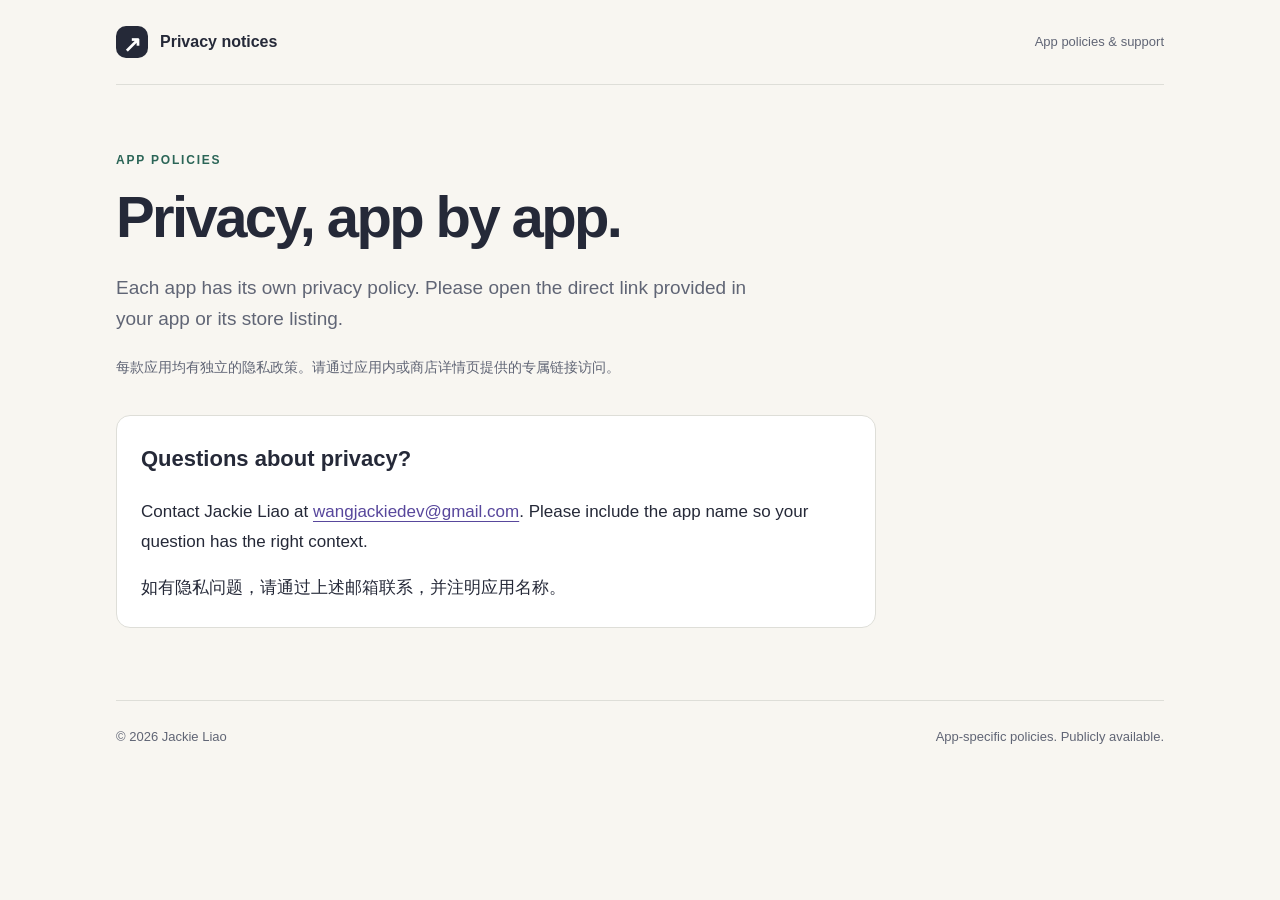
<file: index.html>
<!doctype html>
<html lang="en">
<head>
  <meta charset="utf-8">
  <meta name="viewport" content="width=device-width, initial-scale=1">
  <meta name="referrer" content="no-referrer">
  <title>App Policies · Jackie Liao</title>
  <meta name="description" content="Independent app privacy notices. Please open the policy link provided by your app or its store listing.">
  <meta property="og:title" content="App Policies · Jackie Liao">
  <meta property="og:description" content="Please use the privacy policy link provided by your app or its store listing.">
  <meta property="og:type" content="website">
  <meta property="og:url" content="https://jackiewang1208.github.io/app-policies/">
  <meta name="twitter:card" content="summary">
  <link rel="canonical" href="https://jackiewang1208.github.io/app-policies/">
  <link rel="stylesheet" href="styles.css">
</head>
<body>
  <a class="skip" href="#main">Skip to content</a>
  <div class="wrap">
    <header class="site-header">
      <span class="brand"><span class="brand-mark" aria-hidden="true">↗</span> Privacy notices</span>
      <span class="header-note">App policies &amp; support</span>
    </header>
    <main id="main">
      <div class="hero">
        <p class="eyebrow">App policies</p>
        <h1>Privacy, app by app.</h1>
        <p class="lead">Each app has its own privacy policy. Please open the direct link provided in your app or its store listing.</p>
        <p class="meta" lang="zh-Hans">每款应用均有独立的隐私政策。请通过应用内或商店详情页提供的专属链接访问。</p>
      </div>
      <section class="contact home-contact">
        <h2>Questions about privacy?</h2>
        <p>Contact Jackie Liao at <a href="mailto:wangjackiedev@gmail.com">wangjackiedev@gmail.com</a>. Please include the app name so your question has the right context.</p>
        <p lang="zh-Hans">如有隐私问题，请通过上述邮箱联系，并注明应用名称。</p>
      </section>
    </main>
    <footer class="site-footer"><span>© 2026 Jackie Liao</span><span>App-specific policies. Publicly available.</span></footer>
  </div>
</body>
</html>
</file>
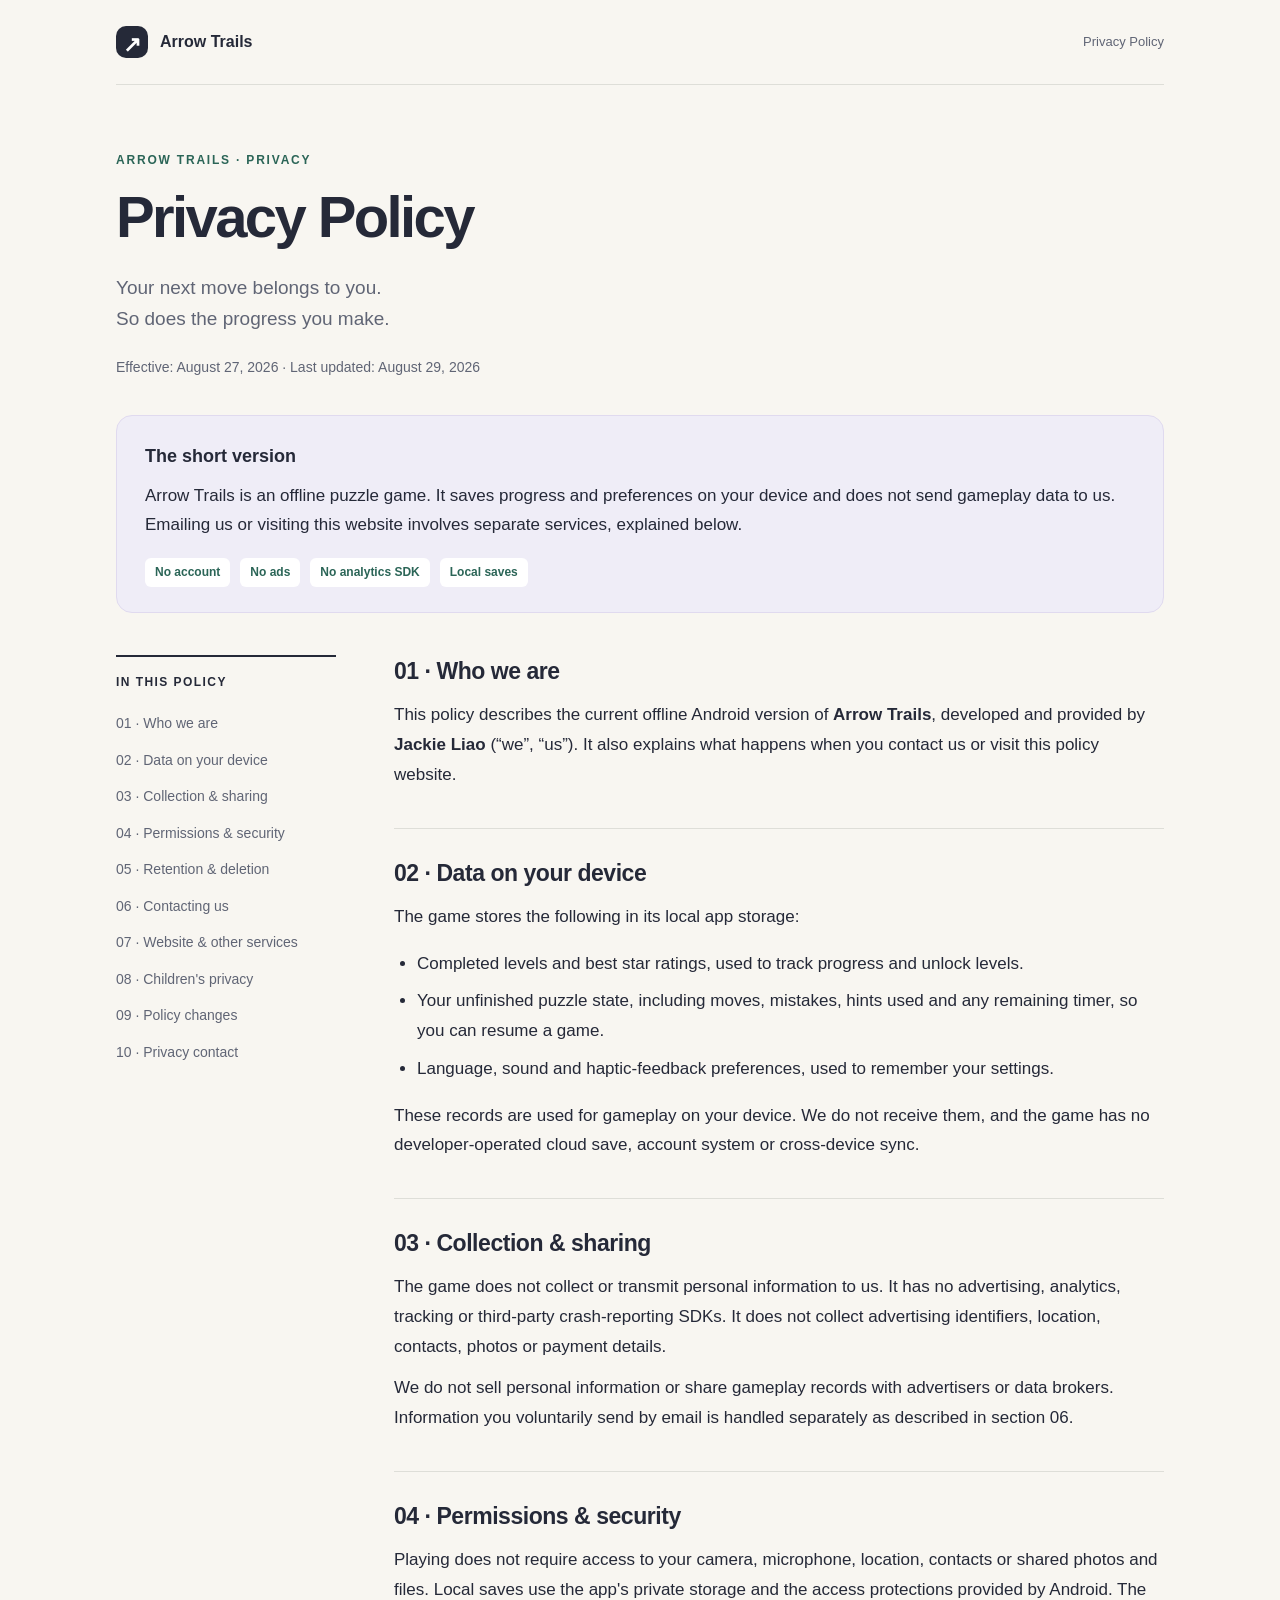
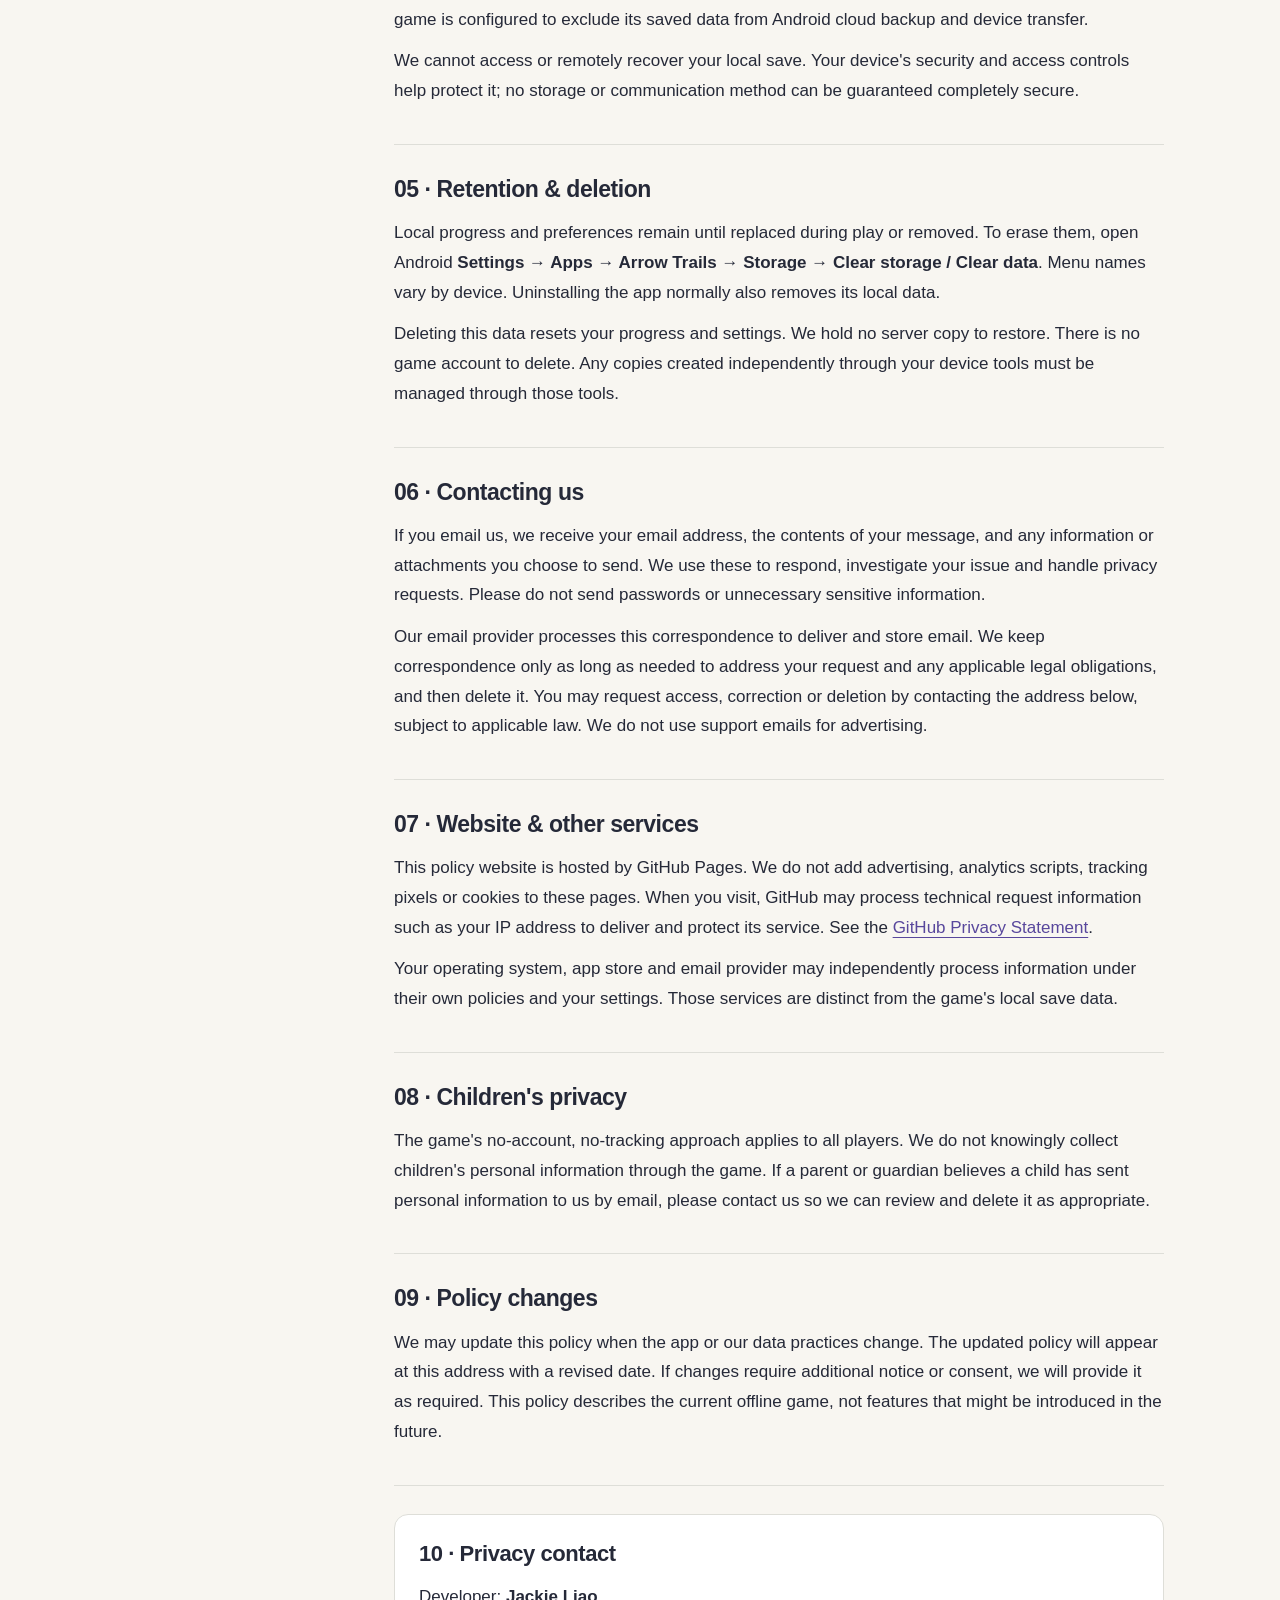
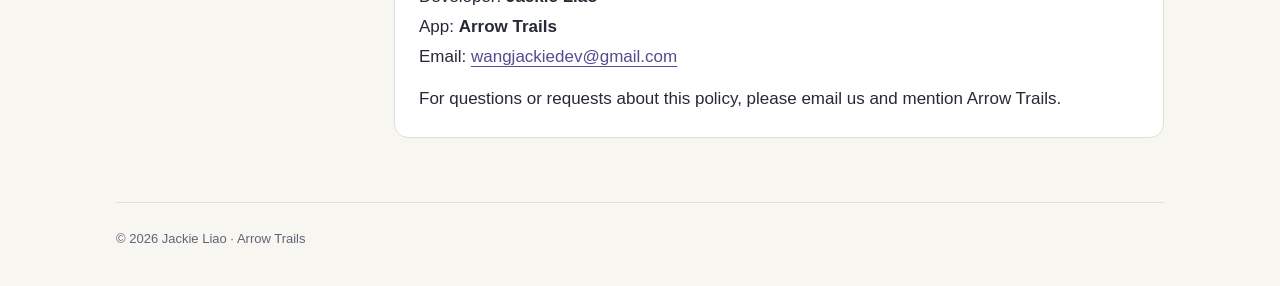
<file: arrow-trails/privacy/index.html>
<!doctype html>
<html lang="en">
<head>
  <meta charset="utf-8">
  <meta name="viewport" content="width=device-width, initial-scale=1">
  <meta name="referrer" content="no-referrer">
  <title>Arrow Trails Privacy Policy · Jackie Liao</title>
  <meta name="description" content="How Arrow Trails handles local game progress, preferences, support emails and privacy. An offline puzzle game by Jackie Liao.">
  <meta property="og:title" content="Arrow Trails · Privacy Policy">
  <meta property="og:description" content="An offline puzzle. Progress on your device. Clear information about your privacy.">
  <meta property="og:type" content="website">
  <meta property="og:url" content="https://jackiewang1208.github.io/app-policies/arrow-trails/privacy/">
  <meta name="twitter:card" content="summary">
  <link rel="canonical" href="https://jackiewang1208.github.io/app-policies/arrow-trails/privacy/">
  <link rel="stylesheet" href="../../styles.css">
</head>
<body>
  <a class="skip" href="#main">Skip to content</a>
  <div class="wrap">
    <header class="site-header">
      <span class="brand"><span class="brand-mark" aria-hidden="true">↗</span> Arrow Trails</span>
      <span class="header-note">Privacy Policy</span>
    </header>
    <main id="main">
      <div class="hero">
        <p class="eyebrow">Arrow Trails · Privacy</p>
        <h1>Privacy Policy</h1>
        <p class="lead">Your next move belongs to you.<br>So does the progress you make.</p>
        <p class="meta">Effective: August 27, 2026 · Last updated: <time datetime="2026-08-29">August 29, 2026</time></p>
      </div>
      <aside class="summary" aria-labelledby="summary-title">
        <h2 id="summary-title">The short version</h2>
        <p>Arrow Trails is an offline puzzle game. It saves progress and preferences on your device and does not send gameplay data to us. Emailing us or visiting this website involves separate services, explained below.</p>
        <div class="facts"><span class="fact">No account</span><span class="fact">No ads</span><span class="fact">No analytics SDK</span><span class="fact">Local saves</span></div>
      </aside>
      <div class="policy-layout">
        <nav class="toc" aria-label="On this page">
          <h2>In this policy</h2>
          <ol>
            <li><a href="#scope">01 · Who we are</a></li>
            <li><a href="#local-data">02 · Data on your device</a></li>
            <li><a href="#collection">03 · Collection &amp; sharing</a></li>
            <li><a href="#permissions">04 · Permissions &amp; security</a></li>
            <li><a href="#deletion">05 · Retention &amp; deletion</a></li>
            <li><a href="#support">06 · Contacting us</a></li>
            <li><a href="#services">07 · Website &amp; other services</a></li>
            <li><a href="#children">08 · Children's privacy</a></li>
            <li><a href="#changes">09 · Policy changes</a></li>
            <li><a href="#contact">10 · Privacy contact</a></li>
          </ol>
        </nav>
        <article class="policy" aria-label="Full privacy policy">
          <section id="scope">
            <h2>01 · Who we are</h2>
            <p>This policy describes the current offline Android version of <strong>Arrow Trails</strong>, developed and provided by <strong>Jackie Liao</strong> (“we”, “us”). It also explains what happens when you contact us or visit this policy website.</p>
          </section>
          <section id="local-data">
            <h2>02 · Data on your device</h2>
            <p>The game stores the following in its local app storage:</p>
            <ul>
              <li>Completed levels and best star ratings, used to track progress and unlock levels.</li>
              <li>Your unfinished puzzle state, including moves, mistakes, hints used and any remaining timer, so you can resume a game.</li>
              <li>Language, sound and haptic-feedback preferences, used to remember your settings.</li>
            </ul>
            <p>These records are used for gameplay on your device. We do not receive them, and the game has no developer-operated cloud save, account system or cross-device sync.</p>
          </section>
          <section id="collection">
            <h2>03 · Collection &amp; sharing</h2>
            <p>The game does not collect or transmit personal information to us. It has no advertising, analytics, tracking or third-party crash-reporting SDKs. It does not collect advertising identifiers, location, contacts, photos or payment details.</p>
            <p>We do not sell personal information or share gameplay records with advertisers or data brokers. Information you voluntarily send by email is handled separately as described in section 06.</p>
          </section>
          <section id="permissions">
            <h2>04 · Permissions &amp; security</h2>
            <p>Playing does not require access to your camera, microphone, location, contacts or shared photos and files. Local saves use the app's private storage and the access protections provided by Android. The game is configured to exclude its saved data from Android cloud backup and device transfer.</p>
            <p>We cannot access or remotely recover your local save. Your device's security and access controls help protect it; no storage or communication method can be guaranteed completely secure.</p>
          </section>
          <section id="deletion">
            <h2>05 · Retention &amp; deletion</h2>
            <p>Local progress and preferences remain until replaced during play or removed. To erase them, open Android <strong>Settings → Apps → Arrow Trails → Storage → Clear storage / Clear data</strong>. Menu names vary by device. Uninstalling the app normally also removes its local data.</p>
            <p>Deleting this data resets your progress and settings. We hold no server copy to restore. There is no game account to delete. Any copies created independently through your device tools must be managed through those tools.</p>
          </section>
          <section id="support">
            <h2>06 · Contacting us</h2>
            <p>If you email us, we receive your email address, the contents of your message, and any information or attachments you choose to send. We use these to respond, investigate your issue and handle privacy requests. Please do not send passwords or unnecessary sensitive information.</p>
            <p>Our email provider processes this correspondence to deliver and store email. We keep correspondence only as long as needed to address your request and any applicable legal obligations, and then delete it. You may request access, correction or deletion by contacting the address below, subject to applicable law. We do not use support emails for advertising.</p>
          </section>
          <section id="services">
            <h2>07 · Website &amp; other services</h2>
            <p>This policy website is hosted by GitHub Pages. We do not add advertising, analytics scripts, tracking pixels or cookies to these pages. When you visit, GitHub may process technical request information such as your IP address to deliver and protect its service. See the <a href="https://docs.github.com/en/site-policy/privacy-policies/github-general-privacy-statement" rel="noreferrer">GitHub Privacy Statement</a>.</p>
            <p>Your operating system, app store and email provider may independently process information under their own policies and your settings. Those services are distinct from the game's local save data.</p>
          </section>
          <section id="children">
            <h2>08 · Children's privacy</h2>
            <p>The game's no-account, no-tracking approach applies to all players. We do not knowingly collect children's personal information through the game. If a parent or guardian believes a child has sent personal information to us by email, please contact us so we can review and delete it as appropriate.</p>
          </section>
          <section id="changes">
            <h2>09 · Policy changes</h2>
            <p>We may update this policy when the app or our data practices change. The updated policy will appear at this address with a revised date. If changes require additional notice or consent, we will provide it as required. This policy describes the current offline game, not features that might be introduced in the future.</p>
          </section>
          <div class="contact" id="contact">
            <h2>10 · Privacy contact</h2>
            <p>Developer: <strong>Jackie Liao</strong><br>App: <strong>Arrow Trails</strong><br>Email: <a href="mailto:wangjackiedev@gmail.com">wangjackiedev@gmail.com</a></p>
            <p>For questions or requests about this policy, please email us and mention Arrow Trails.</p>
          </div>
        </article>
      </div>
    </main>
    <footer class="site-footer"><span>© 2026 Jackie Liao · Arrow Trails</span></footer>
  </div>
</body>
</html>
</file>
<file: styles.css>
:root { color-scheme: light; --paper: #f8f6f1; --ink: #252938; --muted: #606575; --line: #deded8; --accent: #58479c; --tint: #efedf7; --green: #2b6557; }
* { box-sizing: border-box; }
html { scroll-padding-top: 2rem; }
body { margin: 0; background: var(--paper); color: var(--ink); font: 17px/1.75 -apple-system, BlinkMacSystemFont, "Segoe UI", "Noto Sans", "PingFang SC", "Microsoft YaHei", sans-serif; }
a { color: var(--accent); text-underline-offset: .22em; overflow-wrap: anywhere; }
a:hover { text-decoration-thickness: 2px; }
a:focus-visible { outline: 3px solid var(--accent); outline-offset: 5px; border-radius: 3px; }
.skip { position: absolute; left: 1rem; top: -100px; padding: .5rem 1rem; background: white; z-index: 5; }
.skip:focus { top: 1rem; }
.wrap { max-width: 1120px; margin: auto; padding: 0 36px; }
.site-header { display: flex; justify-content: space-between; align-items: center; gap: 20px; padding-top: 26px; padding-bottom: 26px; border-bottom: 1px solid var(--line); }
.brand { display: inline-flex; align-items: center; gap: 12px; color: var(--ink); text-decoration: none; font-size: 16px; font-weight: 650; }
.brand-mark { width: 32px; height: 32px; display: grid; place-items: center; background: var(--ink); color: white; border-radius: 10px; font-size: 22px; }
.header-note { color: var(--muted); font-size: 13px; }
.hero { padding: 65px 0 36px; max-width: 850px; }
.eyebrow { margin: 0 0 14px; color: var(--green); text-transform: uppercase; letter-spacing: .15em; font-size: 12px; font-weight: 750; }
h1 { font-size: clamp(36px, 5vw, 58px); letter-spacing: -.045em; line-height: 1.12; font-weight: 680; margin: 0 0 22px; }
.lead { font-size: 19px; line-height: 1.65; color: var(--muted); max-width: 650px; margin: 0; }
.meta { color: var(--muted); font-size: 14px; margin: 20px 0 0; }
.languages { display: inline-flex; gap: 6px; margin-top: 23px; padding: 5px; border: 1px solid var(--line); border-radius: 10px; background: #fff; }
.languages a, .languages span { padding: 5px 14px; font-size: 14px; border-radius: 6px; text-decoration: none; }
.languages [aria-current] { color: white; background: var(--accent); }
.summary { padding: 25px 28px; background: var(--tint); border: 1px solid #e0daef; border-radius: 16px; margin: 0 0 42px; }
.summary h2 { font-size: 18px; margin: 0 0 8px; }
.summary p { margin: 0; }
.facts { display: flex; gap: 10px; flex-wrap: wrap; margin-top: 18px; }
.fact { background: #fff; border-radius: 6px; padding: 4px 10px; color: var(--green); font-size: 12px; font-weight: 700; }
.policy-layout { display: grid; grid-template-columns: 220px minmax(0, 1fr); gap: 58px; align-items: start; padding-bottom: 64px; }
.toc { position: sticky; top: 30px; font-size: 14px; border-top: 2px solid var(--ink); padding-top: 15px; }
.toc h2 { font-size: 12px; text-transform: uppercase; letter-spacing: .12em; margin: 0 0 12px; }
.toc ol { list-style: none; padding: 0; margin: 0; }
.toc a { display: block; color: var(--muted); text-decoration: none; padding: 6px 0; }
.toc a:hover { color: var(--accent); text-decoration: underline; }
.policy section { border-bottom: 1px solid var(--line); padding-bottom: 26px; margin-bottom: 28px; }
.policy h2 { font-size: 23px; letter-spacing: -.02em; margin: 0 0 13px; line-height: 1.4; }
.policy p { margin: 12px 0; }
.policy ul { padding-left: 23px; }
.policy li { margin-bottom: 8px; }
.contact { background: white; border: 1px solid var(--line); border-radius: 14px; padding: 24px; }
.contact h2 { margin-top: 0; font-size: 22px; }
.contact p:last-child { margin-bottom: 0; }
.site-footer { border-top: 1px solid var(--line); padding: 25px 0 35px; display: flex; justify-content: space-between; gap: 16px; font-size: 13px; color: var(--muted); flex-wrap: wrap; }
.app-card { display: flex; align-items: flex-start; gap: 23px; padding: 32px; margin: 8px 0 45px; max-width: 760px; background: white; border: 1px solid var(--line); border-radius: 18px; }
.app-icon { flex-shrink: 0; width: 64px; height: 64px; display: grid; place-items: center; background: var(--tint); color: var(--accent); font-size: 38px; border-radius: 18px; }
.app-card h2 { margin: 0 0 4px; font-size: 25px; }
.app-card p { color: var(--muted); margin: 0 0 15px; }
.card-links { display: flex; gap: 22px; flex-wrap: wrap; font-size: 15px; }
.home-contact { margin-bottom: 72px; max-width: 760px; }
@media (max-width: 760px) {
  .wrap { padding-left: 22px; padding-right: 22px; }
  .hero { padding-top: 42px; }
  .policy-layout { grid-template-columns: 1fr; gap: 32px; }
  .toc { position: static; }
  .toc ol { columns: 2; column-gap: 20px; }
  .toc li { break-inside: avoid; }
  .summary { padding: 22px; margin-bottom: 30px; }
  .header-note { display: none; }
  .app-card { padding: 24px; gap: 17px; }
  .app-icon { width: 48px; height: 48px; font-size: 28px; border-radius: 13px; }
}
@media (max-width: 380px) { .toc ol { columns: 1; } .app-card { display: block; } .app-icon { margin-bottom: 15px; } }
@media print {
  body { background: white; font-size: 11pt; }
  .wrap { padding: 0; }
  .site-header, .toc, .languages, .skip { display: none; }
  .hero { padding-top: 0; }
  h1 { font-size: 30pt; }
  .policy-layout { display: block; }
  .summary, .contact { background: white; }
  .policy section { break-inside: avoid; }
}
</file>
